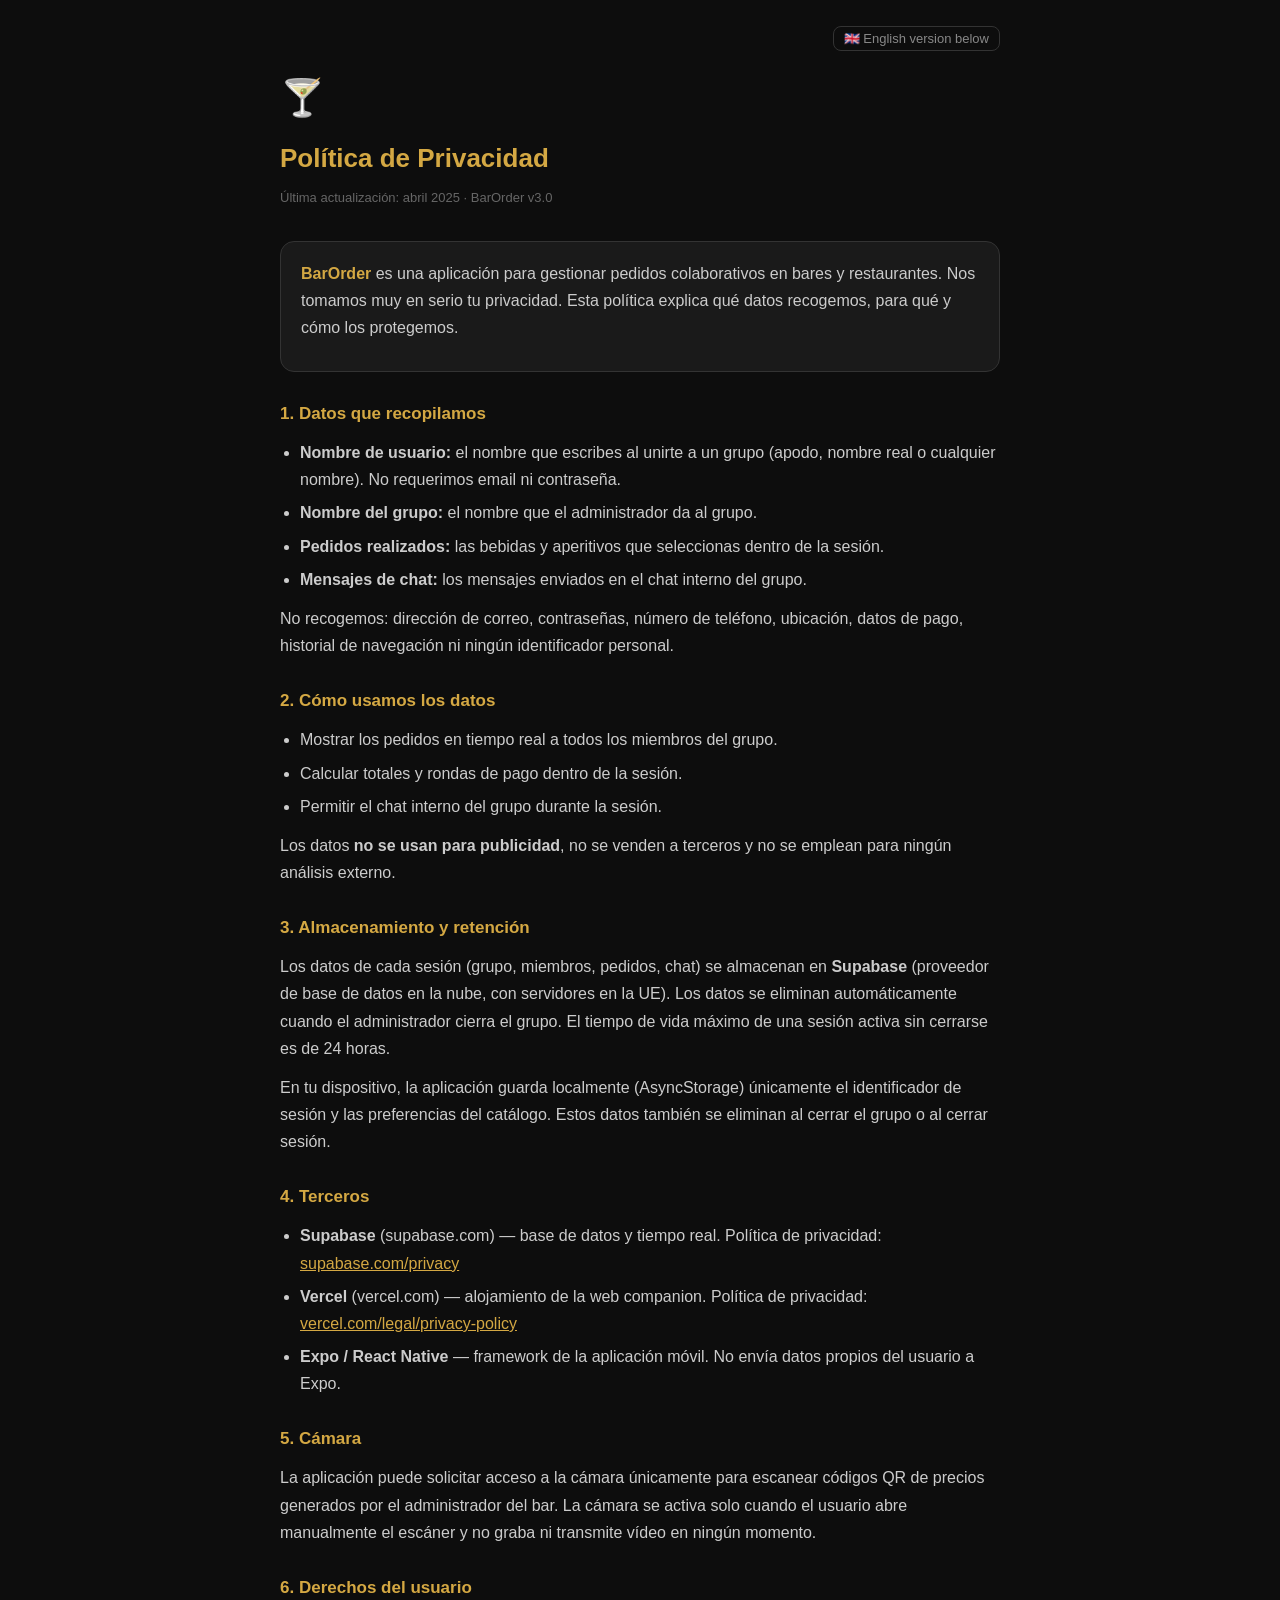
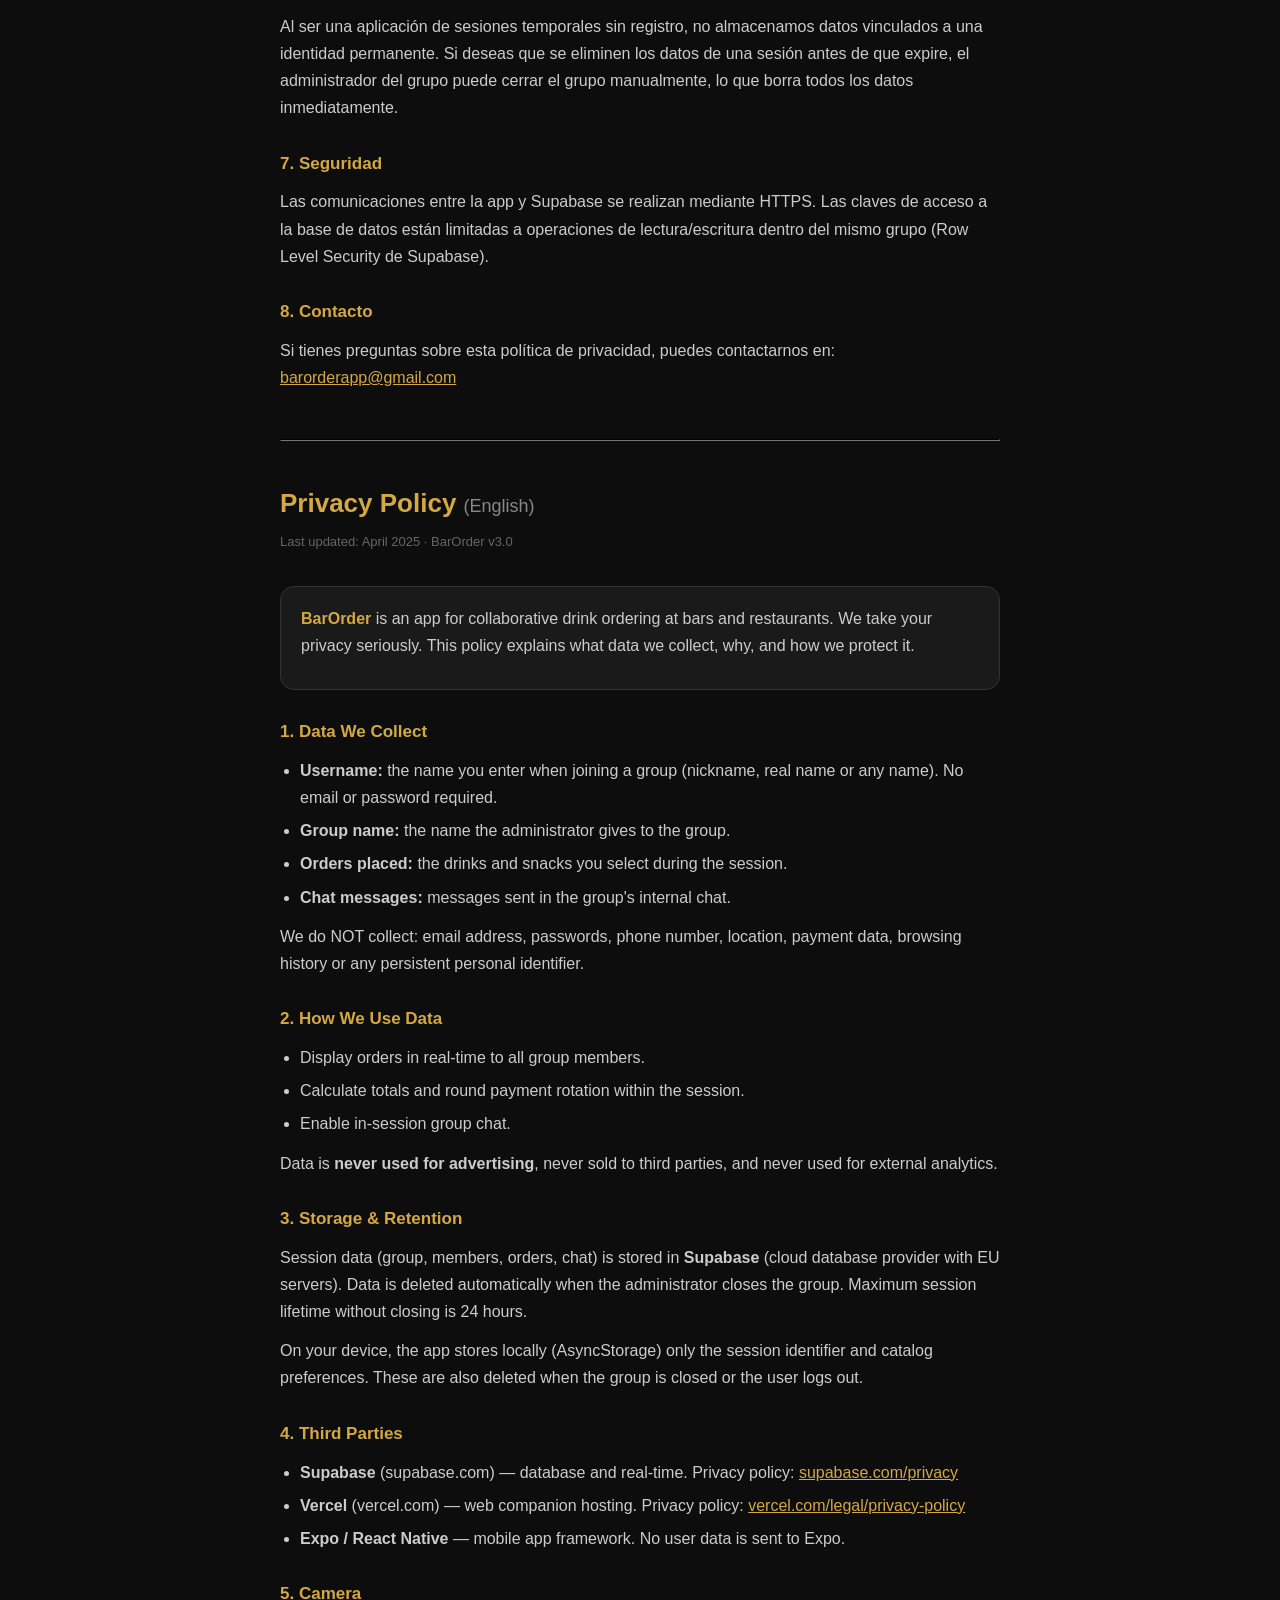
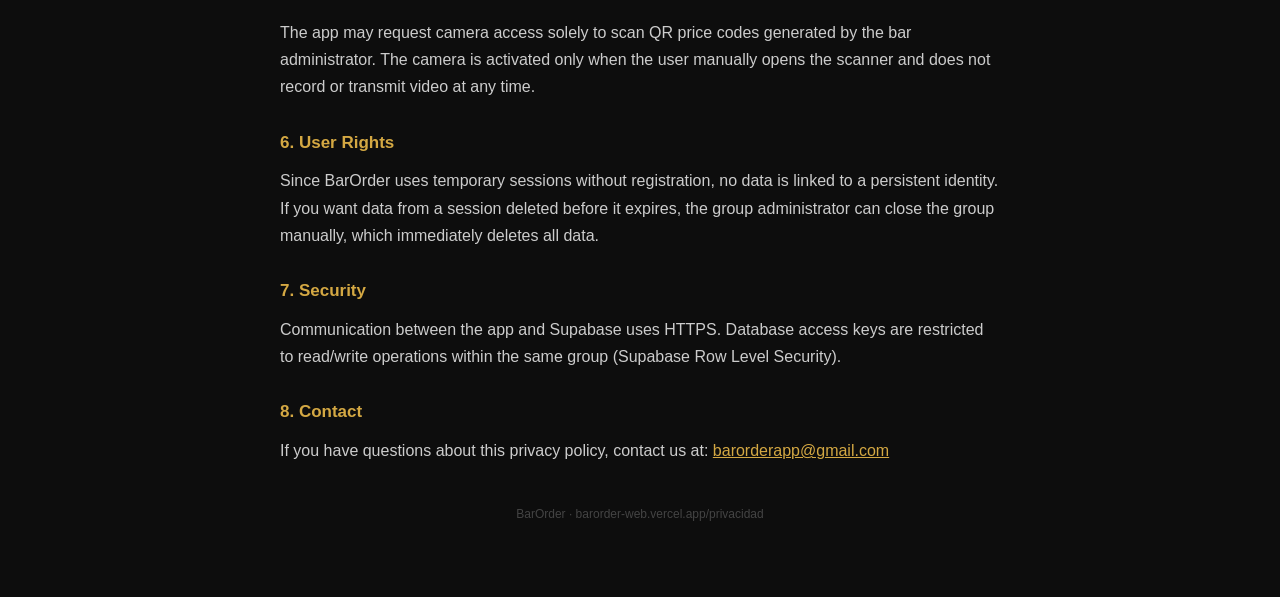
<file: privacidad.html>
<!DOCTYPE html>
<html lang="es">
<head>
  <meta charset="UTF-8" />
  <meta name="viewport" content="width=device-width, initial-scale=1.0" />
  <meta name="theme-color" content="#0D0D0D" />
  <title>Política de Privacidad — BarOrder</title>
  <style>
    * { box-sizing: border-box; margin: 0; padding: 0; }
    body {
      background: #0D0D0D;
      color: #F5F5F5;
      font-family: -apple-system, BlinkMacSystemFont, 'Segoe UI', Roboto, sans-serif;
      line-height: 1.7;
      padding: 24px 20px 60px;
      max-width: 760px;
      margin: 0 auto;
    }
    h1 { color: #D4A843; font-size: 26px; font-weight: 900; margin-bottom: 6px; }
    .logo { font-size: 36px; margin-bottom: 8px; }
    .date { color: #666; font-size: 13px; margin-bottom: 32px; }
    h2 { color: #D4A843; font-size: 17px; font-weight: 700; margin: 28px 0 10px; }
    p  { color: #CCC; margin-bottom: 12px; }
    ul { color: #CCC; padding-left: 20px; margin-bottom: 12px; }
    li { margin-bottom: 6px; }
    a  { color: #D4A843; }
    .card {
      background: #1A1A1A;
      border: 1px solid #333;
      border-radius: 14px;
      padding: 18px 20px;
      margin-bottom: 20px;
    }
    .highlight { color: #D4A843; font-weight: 700; }
    .footer { color: #444; font-size: 12px; text-align: center; margin-top: 40px; }
    .lang-switch { text-align: right; margin-bottom: 16px; }
    .lang-switch a { color: #888; font-size: 13px; text-decoration: none; border: 1px solid #333; padding: 4px 10px; border-radius: 8px; }
  </style>
</head>
<body>

  <div class="lang-switch">
    <a href="#english">🇬🇧 English version below</a>
  </div>

  <div class="logo">🍸</div>
  <h1>Política de Privacidad</h1>
  <p class="date">Última actualización: abril 2025 · BarOrder v3.0</p>

  <div class="card">
    <p><span class="highlight">BarOrder</span> es una aplicación para gestionar pedidos colaborativos en bares y restaurantes. Nos tomamos muy en serio tu privacidad. Esta política explica qué datos recogemos, para qué y cómo los protegemos.</p>
  </div>

  <h2>1. Datos que recopilamos</h2>
  <ul>
    <li><strong>Nombre de usuario:</strong> el nombre que escribes al unirte a un grupo (apodo, nombre real o cualquier nombre). No requerimos email ni contraseña.</li>
    <li><strong>Nombre del grupo:</strong> el nombre que el administrador da al grupo.</li>
    <li><strong>Pedidos realizados:</strong> las bebidas y aperitivos que seleccionas dentro de la sesión.</li>
    <li><strong>Mensajes de chat:</strong> los mensajes enviados en el chat interno del grupo.</li>
  </ul>
  <p>No recogemos: dirección de correo, contraseñas, número de teléfono, ubicación, datos de pago, historial de navegación ni ningún identificador personal.</p>

  <h2>2. Cómo usamos los datos</h2>
  <ul>
    <li>Mostrar los pedidos en tiempo real a todos los miembros del grupo.</li>
    <li>Calcular totales y rondas de pago dentro de la sesión.</li>
    <li>Permitir el chat interno del grupo durante la sesión.</li>
  </ul>
  <p>Los datos <strong>no se usan para publicidad</strong>, no se venden a terceros y no se emplean para ningún análisis externo.</p>

  <h2>3. Almacenamiento y retención</h2>
  <p>Los datos de cada sesión (grupo, miembros, pedidos, chat) se almacenan en <strong>Supabase</strong> (proveedor de base de datos en la nube, con servidores en la UE). Los datos se eliminan automáticamente cuando el administrador cierra el grupo. El tiempo de vida máximo de una sesión activa sin cerrarse es de 24 horas.</p>
  <p>En tu dispositivo, la aplicación guarda localmente (AsyncStorage) únicamente el identificador de sesión y las preferencias del catálogo. Estos datos también se eliminan al cerrar el grupo o al cerrar sesión.</p>

  <h2>4. Terceros</h2>
  <ul>
    <li><strong>Supabase</strong> (supabase.com) — base de datos y tiempo real. Política de privacidad: <a href="https://supabase.com/privacy" target="_blank">supabase.com/privacy</a></li>
    <li><strong>Vercel</strong> (vercel.com) — alojamiento de la web companion. Política de privacidad: <a href="https://vercel.com/legal/privacy-policy" target="_blank">vercel.com/legal/privacy-policy</a></li>
    <li><strong>Expo / React Native</strong> — framework de la aplicación móvil. No envía datos propios del usuario a Expo.</li>
  </ul>

  <h2>5. Cámara</h2>
  <p>La aplicación puede solicitar acceso a la cámara únicamente para escanear códigos QR de precios generados por el administrador del bar. La cámara se activa solo cuando el usuario abre manualmente el escáner y no graba ni transmite vídeo en ningún momento.</p>

  <h2>6. Derechos del usuario</h2>
  <p>Al ser una aplicación de sesiones temporales sin registro, no almacenamos datos vinculados a una identidad permanente. Si deseas que se eliminen los datos de una sesión antes de que expire, el administrador del grupo puede cerrar el grupo manualmente, lo que borra todos los datos inmediatamente.</p>

  <h2>7. Seguridad</h2>
  <p>Las comunicaciones entre la app y Supabase se realizan mediante HTTPS. Las claves de acceso a la base de datos están limitadas a operaciones de lectura/escritura dentro del mismo grupo (Row Level Security de Supabase).</p>

  <h2>8. Contacto</h2>
  <p>Si tienes preguntas sobre esta política de privacidad, puedes contactarnos en: <a href="mailto:barorderapp@gmail.com">barorderapp@gmail.com</a></p>

  <hr style="border-color:#222;margin:48px 0 40px;" id="english" />

  <!-- ENGLISH VERSION -->
  <h1 style="margin-bottom:6px">Privacy Policy <span style="color:#888;font-size:18px;font-weight:400">(English)</span></h1>
  <p class="date">Last updated: April 2025 · BarOrder v3.0</p>

  <div class="card">
    <p><span class="highlight">BarOrder</span> is an app for collaborative drink ordering at bars and restaurants. We take your privacy seriously. This policy explains what data we collect, why, and how we protect it.</p>
  </div>

  <h2>1. Data We Collect</h2>
  <ul>
    <li><strong>Username:</strong> the name you enter when joining a group (nickname, real name or any name). No email or password required.</li>
    <li><strong>Group name:</strong> the name the administrator gives to the group.</li>
    <li><strong>Orders placed:</strong> the drinks and snacks you select during the session.</li>
    <li><strong>Chat messages:</strong> messages sent in the group's internal chat.</li>
  </ul>
  <p>We do NOT collect: email address, passwords, phone number, location, payment data, browsing history or any persistent personal identifier.</p>

  <h2>2. How We Use Data</h2>
  <ul>
    <li>Display orders in real-time to all group members.</li>
    <li>Calculate totals and round payment rotation within the session.</li>
    <li>Enable in-session group chat.</li>
  </ul>
  <p>Data is <strong>never used for advertising</strong>, never sold to third parties, and never used for external analytics.</p>

  <h2>3. Storage &amp; Retention</h2>
  <p>Session data (group, members, orders, chat) is stored in <strong>Supabase</strong> (cloud database provider with EU servers). Data is deleted automatically when the administrator closes the group. Maximum session lifetime without closing is 24 hours.</p>
  <p>On your device, the app stores locally (AsyncStorage) only the session identifier and catalog preferences. These are also deleted when the group is closed or the user logs out.</p>

  <h2>4. Third Parties</h2>
  <ul>
    <li><strong>Supabase</strong> (supabase.com) — database and real-time. Privacy policy: <a href="https://supabase.com/privacy" target="_blank">supabase.com/privacy</a></li>
    <li><strong>Vercel</strong> (vercel.com) — web companion hosting. Privacy policy: <a href="https://vercel.com/legal/privacy-policy" target="_blank">vercel.com/legal/privacy-policy</a></li>
    <li><strong>Expo / React Native</strong> — mobile app framework. No user data is sent to Expo.</li>
  </ul>

  <h2>5. Camera</h2>
  <p>The app may request camera access solely to scan QR price codes generated by the bar administrator. The camera is activated only when the user manually opens the scanner and does not record or transmit video at any time.</p>

  <h2>6. User Rights</h2>
  <p>Since BarOrder uses temporary sessions without registration, no data is linked to a persistent identity. If you want data from a session deleted before it expires, the group administrator can close the group manually, which immediately deletes all data.</p>

  <h2>7. Security</h2>
  <p>Communication between the app and Supabase uses HTTPS. Database access keys are restricted to read/write operations within the same group (Supabase Row Level Security).</p>

  <h2>8. Contact</h2>
  <p>If you have questions about this privacy policy, contact us at: <a href="mailto:barorderapp@gmail.com">barorderapp@gmail.com</a></p>

  <p class="footer">BarOrder · barorder-web.vercel.app/privacidad</p>
</body>
</html>
</file>
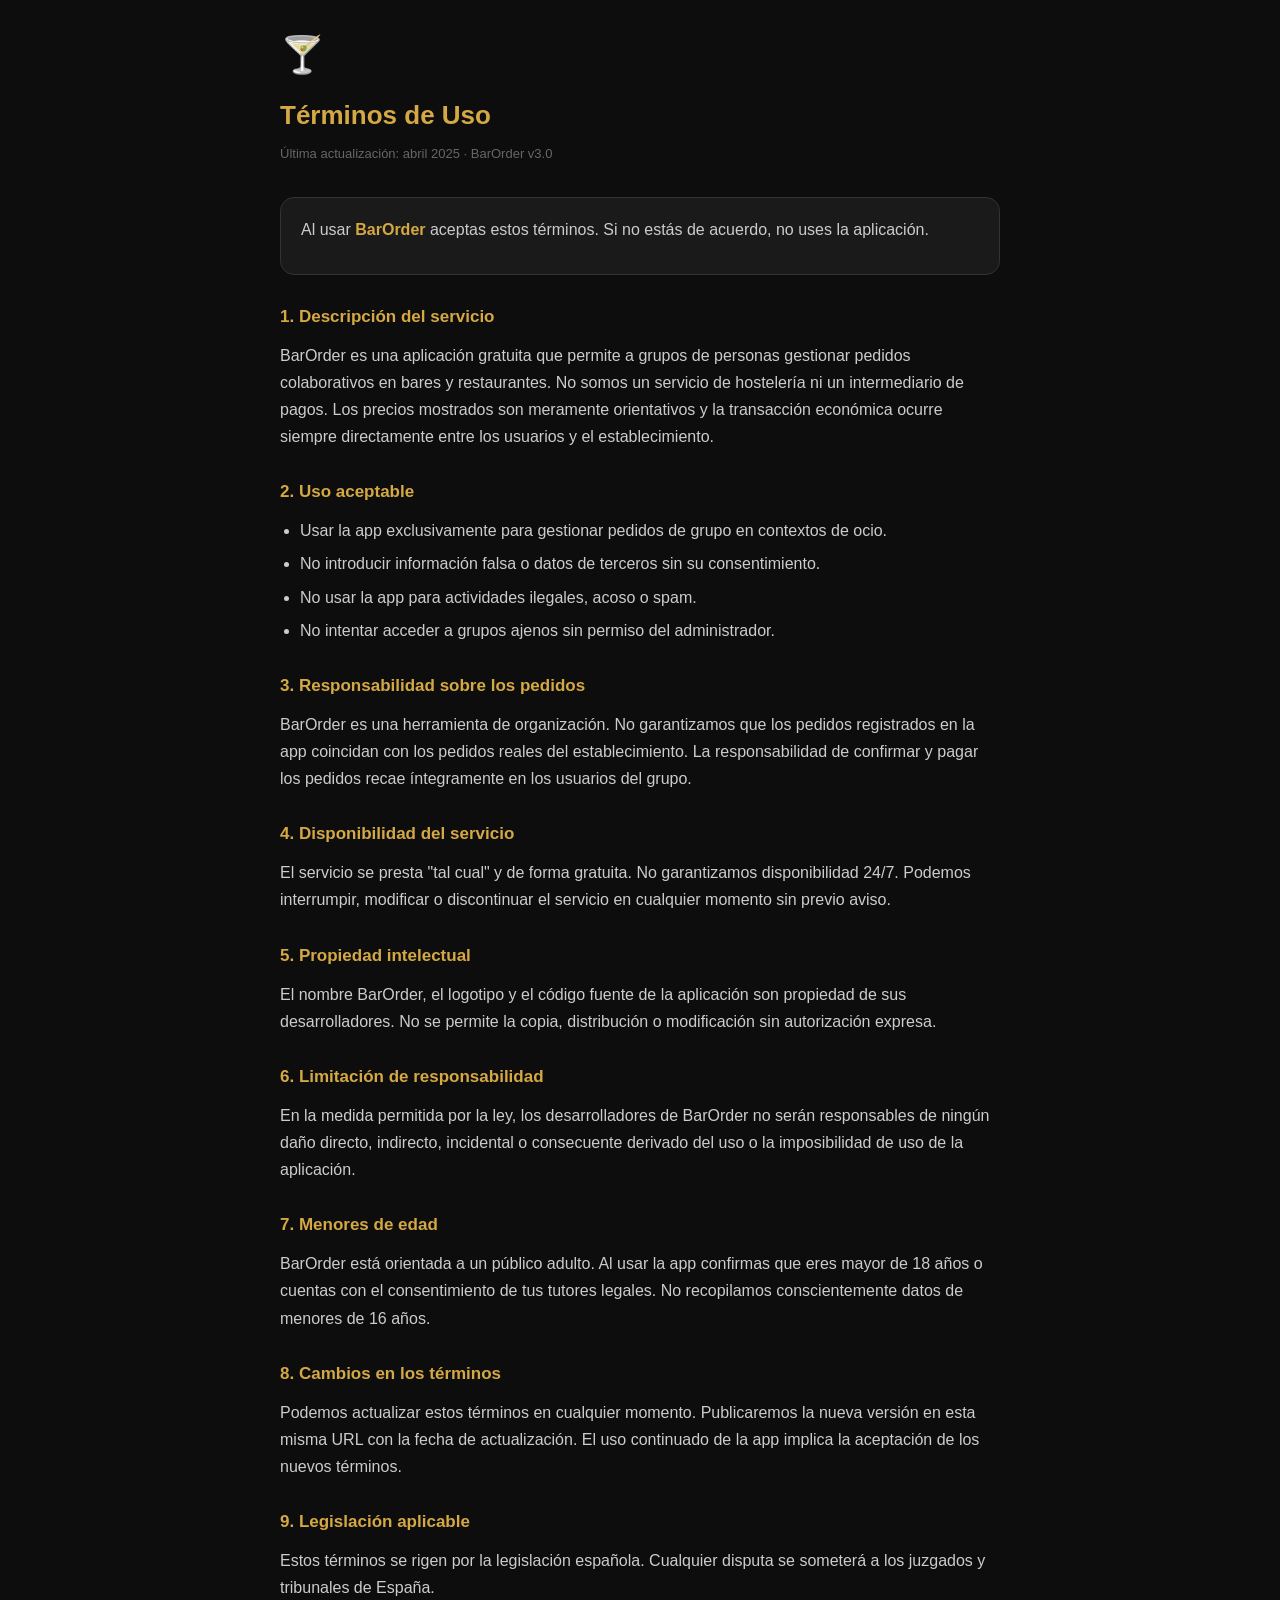
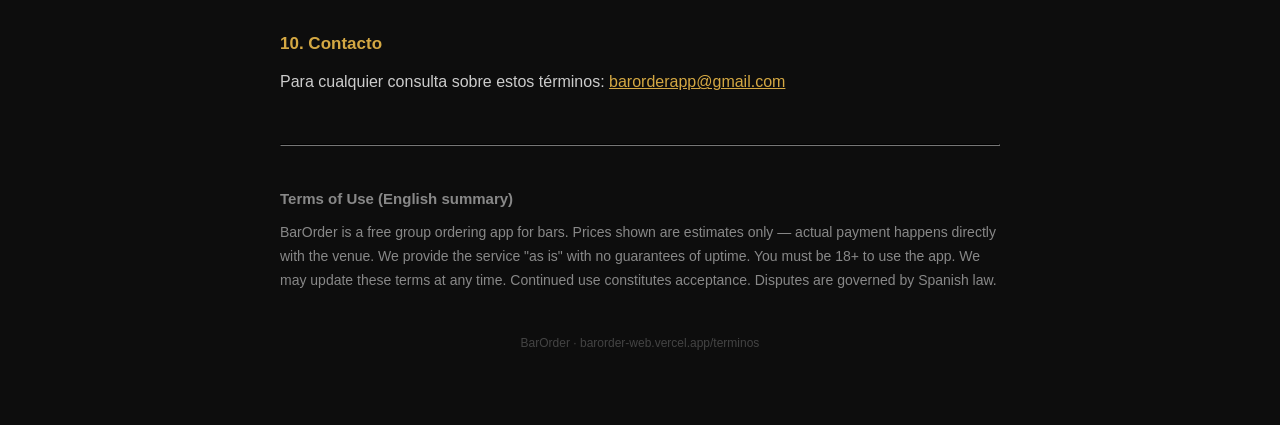
<file: terminos.html>
<!DOCTYPE html>
<html lang="es">
<head>
  <meta charset="UTF-8" />
  <meta name="viewport" content="width=device-width, initial-scale=1.0" />
  <meta name="theme-color" content="#0D0D0D" />
  <title>Términos de Uso — BarOrder</title>
  <style>
    * { box-sizing: border-box; margin: 0; padding: 0; }
    body {
      background: #0D0D0D;
      color: #F5F5F5;
      font-family: -apple-system, BlinkMacSystemFont, 'Segoe UI', Roboto, sans-serif;
      line-height: 1.7;
      padding: 24px 20px 60px;
      max-width: 760px;
      margin: 0 auto;
    }
    h1 { color: #D4A843; font-size: 26px; font-weight: 900; margin-bottom: 6px; }
    .logo { font-size: 36px; margin-bottom: 8px; }
    .date { color: #666; font-size: 13px; margin-bottom: 32px; }
    h2 { color: #D4A843; font-size: 17px; font-weight: 700; margin: 28px 0 10px; }
    p  { color: #CCC; margin-bottom: 12px; }
    ul { color: #CCC; padding-left: 20px; margin-bottom: 12px; }
    li { margin-bottom: 6px; }
    a  { color: #D4A843; }
    .card {
      background: #1A1A1A;
      border: 1px solid #333;
      border-radius: 14px;
      padding: 18px 20px;
      margin-bottom: 20px;
    }
    .highlight { color: #D4A843; font-weight: 700; }
    .footer { color: #444; font-size: 12px; text-align: center; margin-top: 40px; }
  </style>
</head>
<body>

  <div class="logo">🍸</div>
  <h1>Términos de Uso</h1>
  <p class="date">Última actualización: abril 2025 · BarOrder v3.0</p>

  <div class="card">
    <p>Al usar <span class="highlight">BarOrder</span> aceptas estos términos. Si no estás de acuerdo, no uses la aplicación.</p>
  </div>

  <h2>1. Descripción del servicio</h2>
  <p>BarOrder es una aplicación gratuita que permite a grupos de personas gestionar pedidos colaborativos en bares y restaurantes. No somos un servicio de hostelería ni un intermediario de pagos. Los precios mostrados son meramente orientativos y la transacción económica ocurre siempre directamente entre los usuarios y el establecimiento.</p>

  <h2>2. Uso aceptable</h2>
  <ul>
    <li>Usar la app exclusivamente para gestionar pedidos de grupo en contextos de ocio.</li>
    <li>No introducir información falsa o datos de terceros sin su consentimiento.</li>
    <li>No usar la app para actividades ilegales, acoso o spam.</li>
    <li>No intentar acceder a grupos ajenos sin permiso del administrador.</li>
  </ul>

  <h2>3. Responsabilidad sobre los pedidos</h2>
  <p>BarOrder es una herramienta de organización. No garantizamos que los pedidos registrados en la app coincidan con los pedidos reales del establecimiento. La responsabilidad de confirmar y pagar los pedidos recae íntegramente en los usuarios del grupo.</p>

  <h2>4. Disponibilidad del servicio</h2>
  <p>El servicio se presta "tal cual" y de forma gratuita. No garantizamos disponibilidad 24/7. Podemos interrumpir, modificar o discontinuar el servicio en cualquier momento sin previo aviso.</p>

  <h2>5. Propiedad intelectual</h2>
  <p>El nombre BarOrder, el logotipo y el código fuente de la aplicación son propiedad de sus desarrolladores. No se permite la copia, distribución o modificación sin autorización expresa.</p>

  <h2>6. Limitación de responsabilidad</h2>
  <p>En la medida permitida por la ley, los desarrolladores de BarOrder no serán responsables de ningún daño directo, indirecto, incidental o consecuente derivado del uso o la imposibilidad de uso de la aplicación.</p>

  <h2>7. Menores de edad</h2>
  <p>BarOrder está orientada a un público adulto. Al usar la app confirmas que eres mayor de 18 años o cuentas con el consentimiento de tus tutores legales. No recopilamos conscientemente datos de menores de 16 años.</p>

  <h2>8. Cambios en los términos</h2>
  <p>Podemos actualizar estos términos en cualquier momento. Publicaremos la nueva versión en esta misma URL con la fecha de actualización. El uso continuado de la app implica la aceptación de los nuevos términos.</p>

  <h2>9. Legislación aplicable</h2>
  <p>Estos términos se rigen por la legislación española. Cualquier disputa se someterá a los juzgados y tribunales de España.</p>

  <h2>10. Contacto</h2>
  <p>Para cualquier consulta sobre estos términos: <a href="mailto:barorderapp@gmail.com">barorderapp@gmail.com</a></p>

  <hr style="border-color:#222;margin:48px 0 40px;" />

  <h2 style="color:#888;font-size:15px;">Terms of Use (English summary)</h2>
  <p style="color:#888;font-size:14px;">BarOrder is a free group ordering app for bars. Prices shown are estimates only — actual payment happens directly with the venue. We provide the service "as is" with no guarantees of uptime. You must be 18+ to use the app. We may update these terms at any time. Continued use constitutes acceptance. Disputes are governed by Spanish law.</p>

  <p class="footer">BarOrder · barorder-web.vercel.app/terminos</p>
</body>
</html>
</file>
